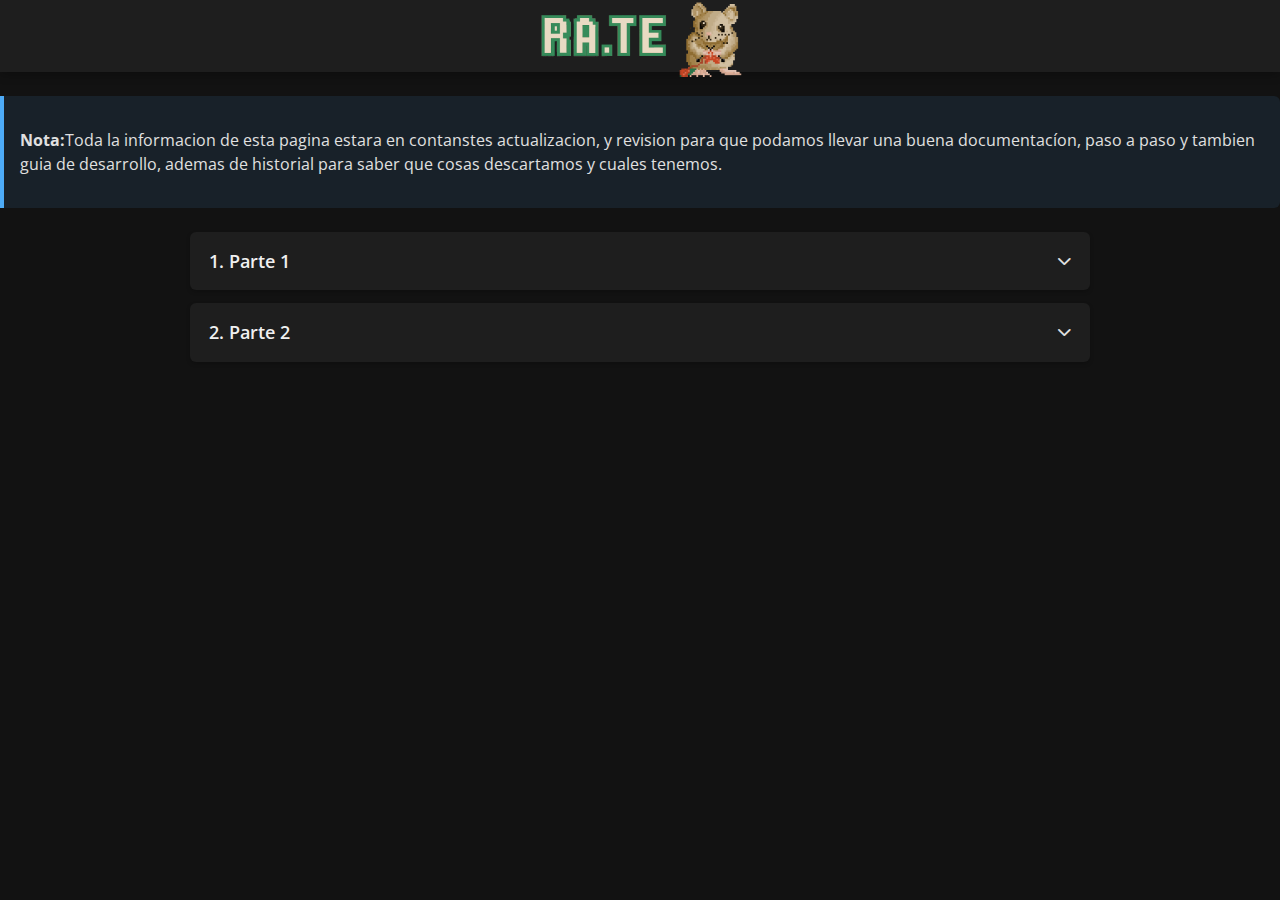
<file: index.html>
<!DOCTYPE html>
<html lang="es">
<head>
    <meta charset="UTF-8">
    <meta name="viewport" content="width=device-width, initial-scale=1.0">
    <title>GDD - Nombre del Videojuego</title>
    <link rel="stylesheet" href="css/gddStyle.css">
    <link href="https://fonts.googleapis.com/css2?family=Open+Sans&family=Playfair+Display:ital,wght@1,600&family=Raleway:wght@500&display=swap" rel="stylesheet">
    <link rel="stylesheet" href="https://cdnjs.cloudflare.com/ajax/libs/font-awesome/6.0.0-beta3/css/all.min.css">
</head>
<body>
    <!-- HEADER COMPLETO CON HAMBURGUESA, LOGO Y BÚSQUEDA -->
    <header>
        
        <a href="index.html" class="logo-link">
            <img src="media/rate logo pagina.png" alt="Logo del Juego" class="logo-img">
        </a>
        
        <div class="header-right-space"></div>
    </header>

    <div class="nota">
                <p><strong>Nota:</strong>Toda la informacion de esta pagina estara en contanstes actualizacion, y revision para que podamos llevar una buena documentacíon, paso a paso y tambien guia de desarrollo, ademas de historial para saber que cosas descartamos y cuales tenemos.</p>
            </div>

    <!-- CONTENIDO PRINCIPAL CON ACORDEONES (TAMAÑO AJUSTADO) -->
    <main class="gdd-container">
        <!-- PARTE 1 - EJEMPLO COMPLETO CON ESCALA REDUCIDA -->
        <section id="parte1" class="gdd-parte">
            <div class="parte-header">
                <h2>1. Parte 1</h2>
                <i class="fas fa-chevron-down"></i>
            </div>
            
            <div class="parte-contenido">
                <!-- SUBSECCIÓN 1 -->
                <div class="subseccion">
                    <div class="subseccion-header">
                        <h3>1.1 Creacion personaje</h3>
                        <i class="fas fa-chevron-down"></i>
                    </div>
                    <div class="subseccion-contenido">
                        <p>Plan de desarrollo paso a paso sobre la etapa 1</p>
                        <a href="html/parte 1.1.html" class="enlace-detalle">Ver mas →</a>
                    </div>
                </div>
                
                <!-- SUBSECCIÓN 2 -->
                <div class="subseccion">
                    <div class="subseccion-header">
                        <h3>1.2 Mecanicas</h3>
                        <i class="fas fa-chevron-down"></i>
                    </div>
                    <div class="subseccion-contenido">
                        <p>Programacíon de mecanicas y scripts</p>
                        <a href="html/parte 1.2.html" class="enlace-detalle">Ver mas →</a>
                    </div>
                </div>
                
                <!-- SUBSECCIÓN 3 -->
                <div class="subseccion">
                    <div class="subseccion-header">
                        <h3>1.3 Diseño conceptual</h3>
                        <i class="fas fa-chevron-down"></i>
                    </div>
                    <div class="subseccion-contenido">
                        <p>Sprites, arte, diseño artistico.</p>
                        <a href="html/parte 1.3.html" class="enlace-detalle">Ver mas →</a>
                    </div>
                </div>
            </div>
        </section>

       <section id="parte2" class="gdd-parte">
            <div class="parte-header">
                <h2>2. Parte 2</h2>
                <i class="fas fa-chevron-down"></i>
            </div>
            
            <div class="parte-contenido">
                <!-- SUBSECCIÓN 1 -->
                <div class="subseccion">
                    <div class="subseccion-header">
                        <h3>2.1 Enemigos</h3>
                        <i class="fas fa-chevron-down"></i>
                    </div>
                    <div class="subseccion-contenido">
                        <p>Descripcion general del desarrollo de enemigos</p>
                        <a href="html/parte 2.1.html" class="enlace-detalle">Ver detalles →</a>
                    </div>
                </div>
                
                <!-- SUBSECCIÓN 2 -->
                <div class="subseccion">
                    <div class="subseccion-header">
                        <h3>2.2 detalles enemigos</h3>
                        <i class="fas fa-chevron-down"></i>
                    </div>
                    <div class="subseccion-contenido">
                        <p>Blog detallado creacion de mecanicas de enemigos</p>
                        <a href="html/parte 2.2.html" class="enlace-detalle">Ver análisis →</a>
                    </div>
                </div>
                
                <!-- SUBSECCIÓN 3 -->
                <div class="subseccion">
                    <div class="subseccion-header">
                        <h3>2.3 Diseño de enemigos</h3>
                        <i class="fas fa-chevron-down"></i>
                    </div>
                    <div class="subseccion-contenido">
                        <p>Todo acerca de el apartado grafico de enemigos</p>
                        <a href="html/parte 2.3.html" class="enlace-detalle">Ver estudio →</a>
                    </div>
                </div>
            </div>
        </section>
        
    </main>

    <!-- SCRIPTS -->
     <script src="js/indexJS.js"></script>

    <script>

        document.addEventListener('DOMContentLoaded', function() {
    // Acordeones para partes principales
    const partes = document.querySelectorAll('.gdd-parte .parte-header');
    
    partes.forEach(parte => {
        parte.addEventListener('click', () => {
            const parteContenido = parte.parentElement;
            parteContenido.classList.toggle('activo');
            
            // Cerrar otros acordeones si se desea
            // document.querySelectorAll('.gdd-parte').forEach(p => {
            //     if (p !== parteContenido) p.classList.remove('activo');
            // });
        });
    });
    
    // Acordeones para subsecciones
    const subsecciones = document.querySelectorAll('.subseccion .subseccion-header');
    
    subsecciones.forEach(sub => {
        sub.addEventListener('click', () => {
            const subContenido = sub.parentElement;
            subContenido.classList.toggle('activo');
        });
    });
    
    // Abrir la parte actual en el hash de la URL
    if (window.location.hash) {
        const parteActual = document.querySelector(window.location.hash);
        if (parteActual) {
            parteActual.classList.add('activo');
            
            // Asegurar que el padre también esté abierto si es una subsección
            if (parteActual.closest('.parte-contenido')) {
                parteActual.closest('.gdd-parte').classList.add('activo');
            }
        }
    }
});


document.addEventListener('DOMContentLoaded', function() {
    // Menú hamburguesa (código existente)
    const hamburger = document.querySelector('.hamburger');
    const menu = document.querySelector('.menu-navegacion');
    const cerrarMenu = document.querySelector('.cerrar-menu');
    const body = document.body;
    
    function toggleMenu() {
        menu.classList.toggle('active');
        body.classList.toggle('body-no-scroll');
        
        const lines = document.querySelectorAll('.hamburger-line');
        if(menu.classList.contains('active')) {
            lines[0].style.transform = 'rotate(45deg)';
            lines[1].style.opacity = '0';
            lines[2].style.transform = 'rotate(-45deg)';
        } else {
            lines[0].style.transform = 'rotate(0)';
            lines[1].style.opacity = '1';
            lines[2].style.transform = 'rotate(0)';
        }
    }
    
    hamburger.addEventListener('click', toggleMenu);
    cerrarMenu.addEventListener('click', toggleMenu);
    
    document.addEventListener('click', function(e) {
        if(menu.classList.contains('active') && 
           !e.target.closest('.menu-navegacion') && 
           !e.target.closest('.hamburger')) {
            toggleMenu();
        }
    });
});

document.addEventListener('DOMContentLoaded', function() {
    const imagenes = [
        "../media/imagenes/carousel1.jpg",
        "../media/imagenes/carousel2.jpg",
        "../media/imagenes/carousel3.jpg"
    ];
    
    const imagenDestacada = document.getElementById('imagen-destacada');
    const puntos = document.querySelectorAll('.punto');
    const flechaIzquierda = document.querySelector('.flecha-izquierda');
    const flechaDerecha = document.querySelector('.flecha-derecha');
    let imagenActual = 0;
    
    function cambiarImagen(n) {
        imagenActual = (n + imagenes.length) % imagenes.length;
        imagenDestacada.src = imagenes[imagenActual];
        
        puntos.forEach((punto, index) => {
            if (index === imagenActual) {
                punto.classList.add('activo');
            } else {
                punto.classList.remove('activo');
            }
        });
    }
    
    // Eventos para los puntos
    puntos.forEach((punto, index) => {
        punto.addEventListener('click', () => cambiarImagen(index));
    });
    
    // Evento para la imagen
    imagenDestacada.addEventListener('click', () => cambiarImagen(imagenActual + 1));
    
    // Eventos para las flechas
    flechaIzquierda.addEventListener('click', (e) => {
        e.stopPropagation(); // Evita que el click llegue a la imagen
        cambiarImagen(imagenActual - 1);
    });
    
    flechaDerecha.addEventListener('click', (e) => {
        e.stopPropagation(); // Evita que el click llegue a la imagen
        cambiarImagen(imagenActual + 1);
    });
    
    // Cambio automático (opcional)
    setInterval(() => cambiarImagen(imagenActual + 1), 5000);
});

document.addEventListener('DOMContentLoaded', function() {
    const observer = new IntersectionObserver((entries) => {
        entries.forEach(entry => {
            if (entry.isIntersecting) {
                entry.target.style.opacity = '0';
                entry.target.style.transform = 'translateY(30px)';
                // Forzamos un reflow antes de aplicar la animación
                void entry.target.offsetWidth;
                entry.target.classList.add('animar-visible');
            } else {
                entry.target.classList.remove('animar-visible');
            }
        });
    }, {threshold: 0.1});

    document.querySelectorAll('.animar-titulo, .animar-item').forEach(el => {
        observer.observe(el);
    });
});
document.addEventListener('DOMContentLoaded', function() {
    const observer = new IntersectionObserver((entries) => {
        entries.forEach(entry => {
            if (entry.isIntersecting) {
                // Resetear animación
                entry.target.style.animation = 'none';
                void entry.target.offsetWidth; // Trigger reflow
                entry.target.style.animation = '';
                
                entry.target.classList.add('animar-visible');
            }
        });
    }, {threshold: 0.05});

    // Observar tanto el título como las tarjetas
    const elementosAnimables = [
        ...document.querySelectorAll('.animar-titulo'),
        ...document.querySelectorAll('.animar-item')
    ];
    
    elementosAnimables.forEach(el => observer.observe(el));
});

</script>

</body>
</html>
</file>
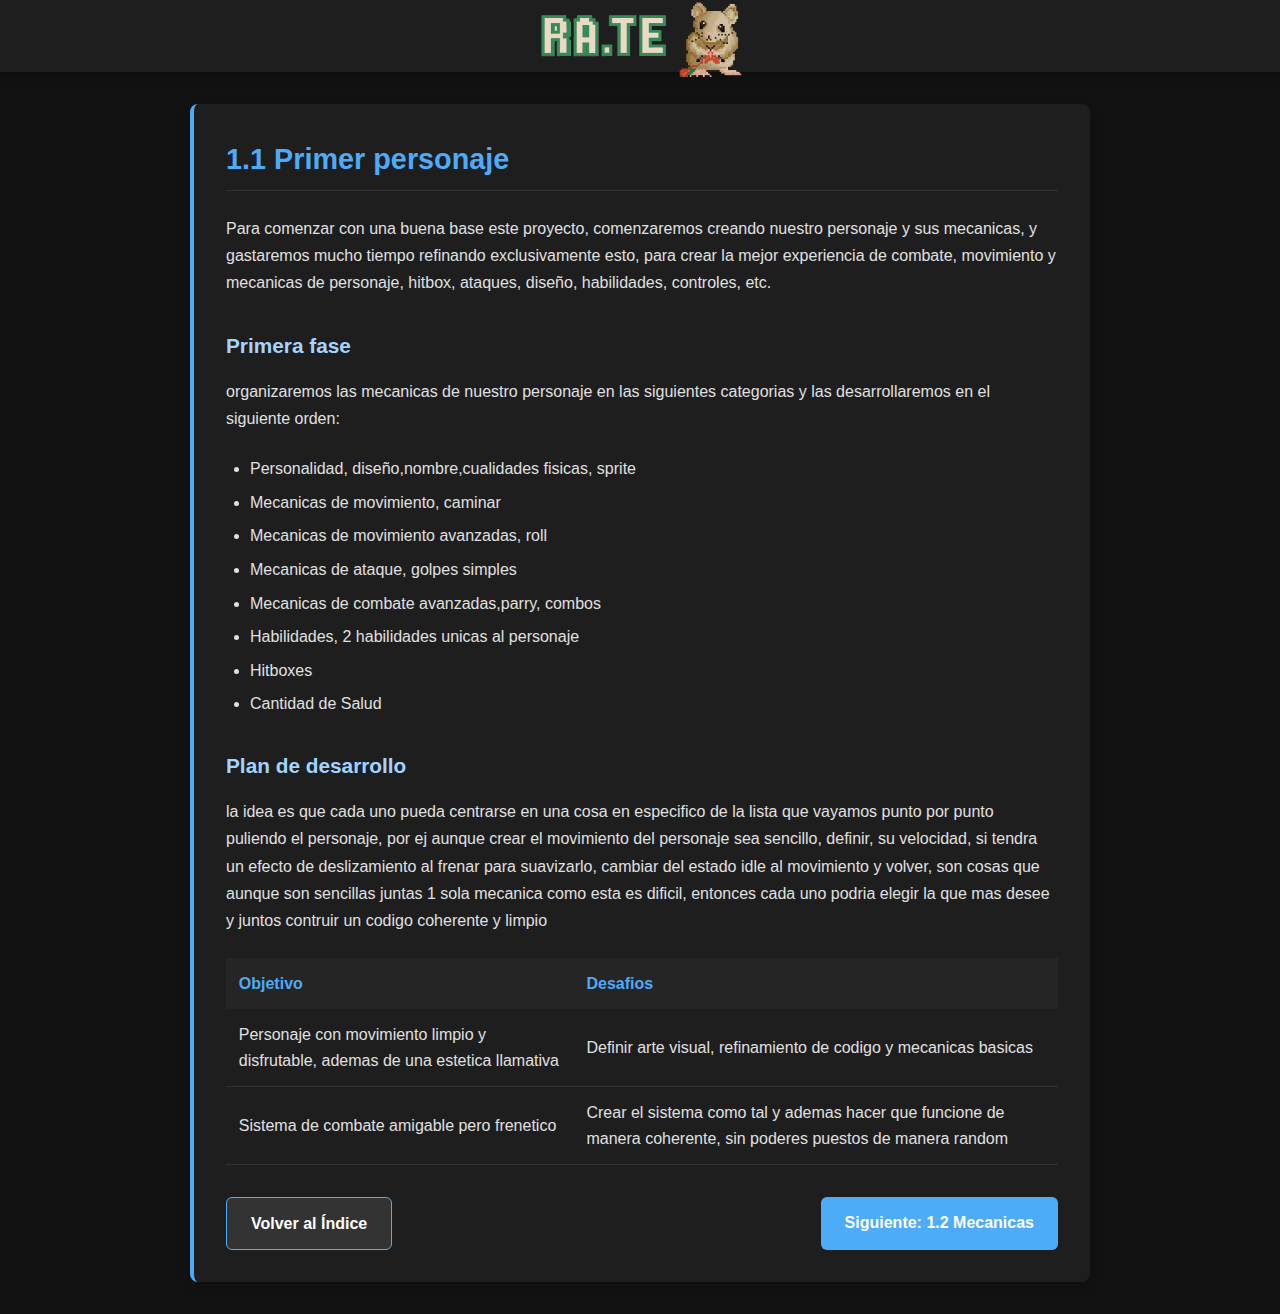
<file: html/parte 1.1.html>
<!DOCTYPE html>
<html lang="es">
<head>
    <meta charset="UTF-8">
    <meta name="viewport" content="width=device-width, initial-scale=1.0">
    <title>1.1 Primer personaje | GDD Nombre del Juego</title>
    <link rel="stylesheet" href="../css/gddStyle.css">
    <link rel="stylesheet" href="../css/partes.css">
</head>
<body>
    <!-- Header igual que en tu index.html -->
    <header>
        
        <a href="../index.html" class="logo-link">
            <img src="../media/rate logo pagina.png" alt="Logo del Juego" class="logo-img">
        </a>
        <div class="header-right-space"></div>
    </header>

    <main class="detalle-contenido">
        <article class="seccion-detalle">
            <h2>1.1 Primer personaje</h2>
            
            <p>Para comenzar con una buena base este proyecto, comenzaremos creando nuestro personaje y sus mecanicas, y gastaremos mucho tiempo refinando exclusivamente esto, para crear la mejor experiencia de combate, movimiento y mecanicas de personaje, hitbox, ataques, diseño, habilidades, controles, etc.</p>
            
            <h3>Primera fase</h3>
            <p>organizaremos las mecanicas de nuestro personaje en las siguientes categorias y las desarrollaremos en el siguiente orden:</p>
            
            <ul>
                <li>Personalidad, diseño,nombre,cualidades fisicas, sprite</li>
                <li>Mecanicas de movimiento, caminar</li>
                <li>Mecanicas de movimiento avanzadas, roll</li>
                <li>Mecanicas de ataque, golpes simples</li>
                <li>Mecanicas de combate avanzadas,parry, combos</li>
                <li>Habilidades, 2 habilidades unicas al personaje</li>
                <li>Hitboxes</li>
                <li>Cantidad de Salud</li>
            </ul>
            
            <h3>Plan de desarrollo</h3>
            <p>la idea es que cada uno pueda centrarse en una cosa en especifico de la lista que vayamos punto por punto puliendo el personaje, por ej aunque crear el movimiento del personaje sea sencillo, definir, su velocidad, si tendra un efecto de deslizamiento al frenar para suavizarlo, cambiar del estado idle al movimiento y volver, son cosas que aunque son sencillas juntas 1 sola mecanica como esta es dificil, entonces cada uno podria elegir la que mas desee y juntos contruir un codigo coherente y limpio</p>
            
            <table class="tabla-datos">
                <tr>
                    <th>Objetivo</th>
                    <th>Desafios</th>
                </tr>
                <tr>
                    <td>Personaje con movimiento limpio y disfrutable, ademas de una estetica llamativa</td>
                    <td>Definir arte visual, refinamiento de codigo y mecanicas basicas</td>
                </tr>
                <tr>
                    <td>Sistema de combate amigable pero frenetico</td>
                    <td>Crear el sistema como tal y ademas hacer que funcione de manera coherente, sin poderes puestos de manera random</td>
                </tr>
            </table>
            
            <div class="navegacion-secciones">
                <a href="../index.html" class="btn-seccion anterior">Volver al Índice</a>
                <a href="parte 1.2.html" class="btn-seccion">Siguiente: 1.2 Mecanicas</a>
            </div>
        </article>
    </main>

    <!-- Scripts igual que en tu index.html -->
    <script src="../js/indexJS.js"></script>
</body>
</html>
</file>
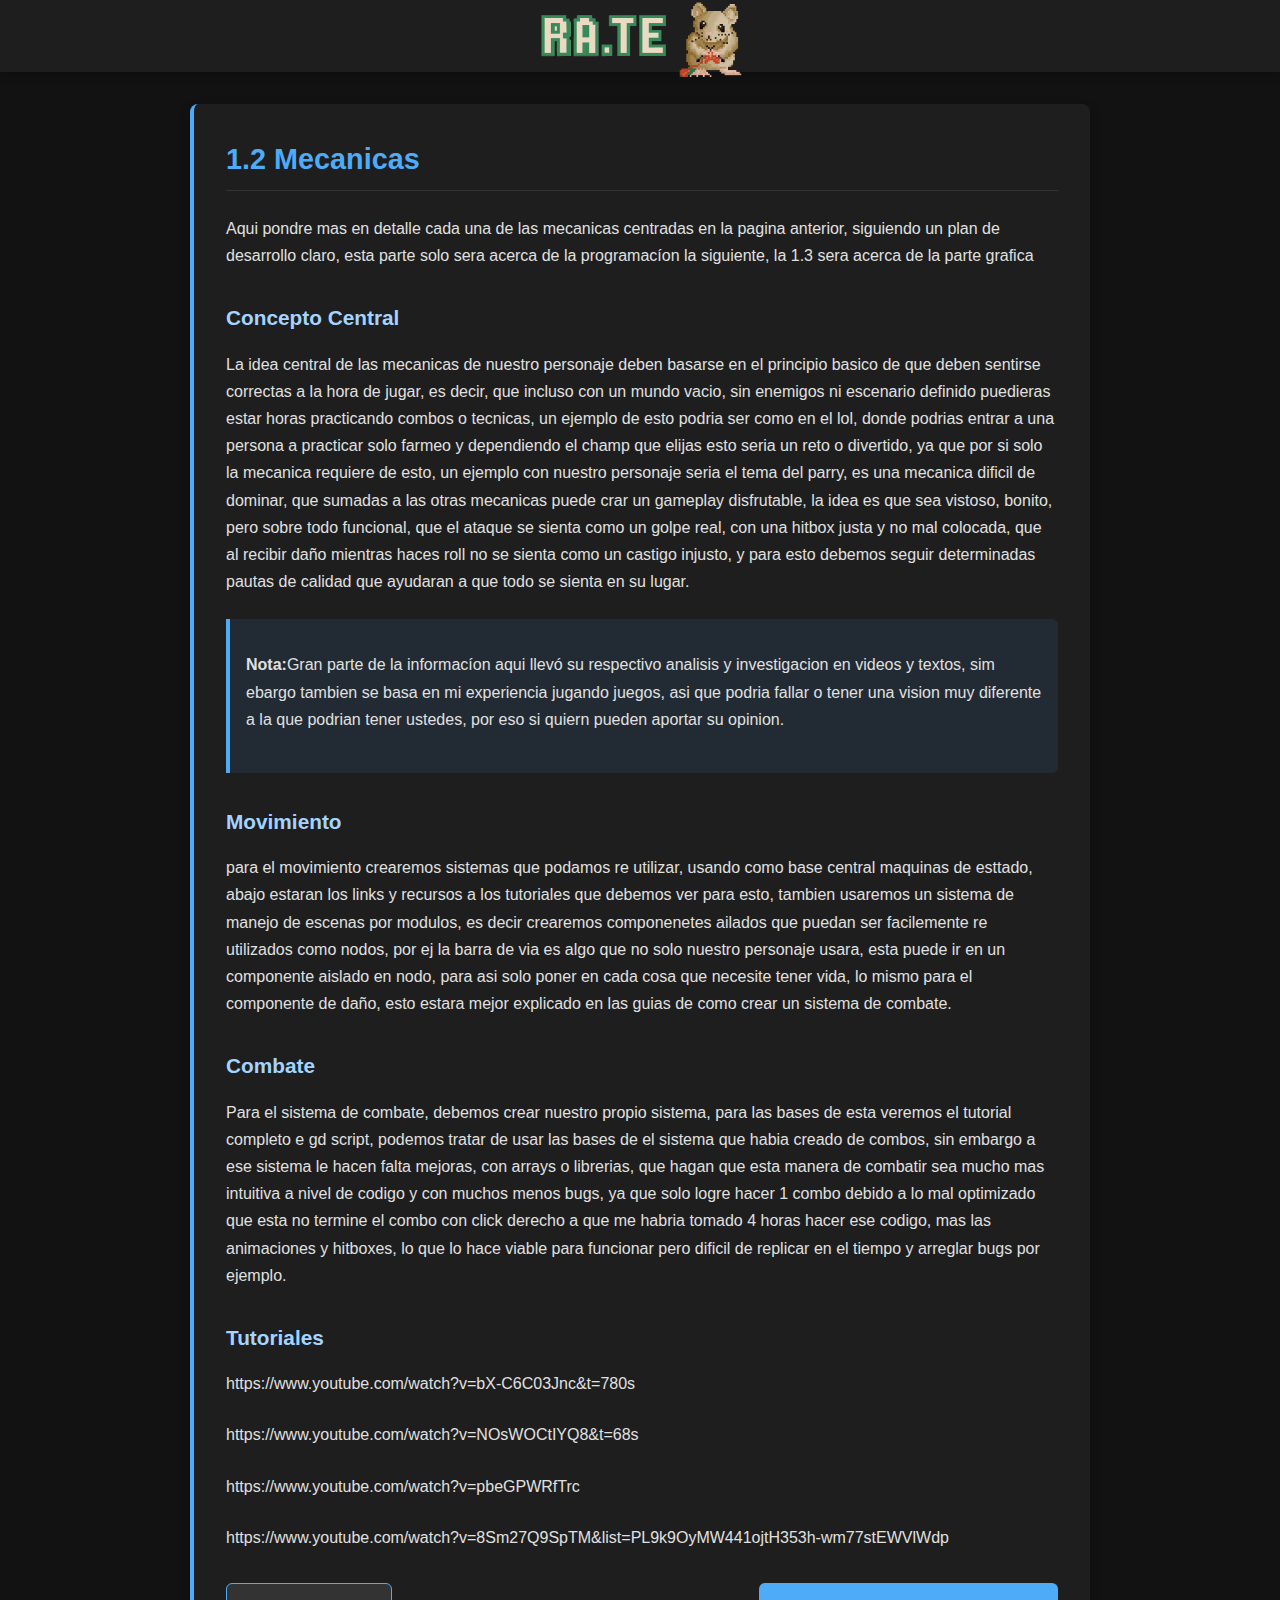
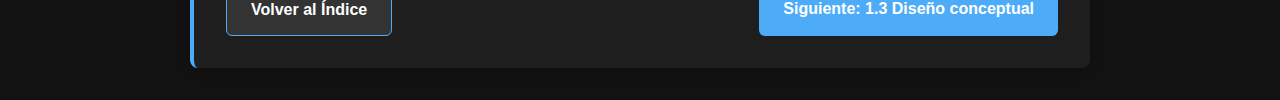
<file: html/parte 1.2.html>
<!DOCTYPE html>
<html lang="es">
<head>
    <meta charset="UTF-8">
    <meta name="viewport" content="width=device-width, initial-scale=1.0">
    <title>1.2 Mecanicas | GDD Nombre del Juego</title>
    <link rel="stylesheet" href="../css/gddStyle.css">
    <link rel="stylesheet" href="../css/partes.css">
</head>
<body>
    <!-- Header igual que en tu index.html -->
    <header>
        
        <a href="../index.html" class="logo-link">
            <img src="../media/rate logo pagina.png" alt="Logo del Juego" class="logo-img">
        </a>
        <div class="header-right-space"></div>
    </header>

    <main class="detalle-contenido">
        <article class="seccion-detalle">
            <h2>1.2 Mecanicas</h2>
            
            <p>Aqui pondre mas en detalle cada una de las mecanicas centradas en la pagina anterior, siguiendo un plan de desarrollo claro, esta parte solo sera acerca de la programacíon la siguiente, la 1.3 sera acerca de la parte grafica</p>
            
            <h3>Concepto Central</h3>
            <p>La idea central de las mecanicas de nuestro personaje deben basarse en el principio basico de que deben sentirse correctas a la hora de jugar, es decir, que incluso con un mundo vacio, sin enemigos ni escenario definido puedieras estar horas practicando combos o tecnicas, un ejemplo de esto podria ser como en el lol, donde podrias entrar a una persona a practicar solo farmeo y dependiendo el champ que elijas esto seria un reto o divertido, ya que por si solo la mecanica requiere de esto, un ejemplo con nuestro personaje seria el tema del parry, es una mecanica dificil de dominar, que sumadas a las otras mecanicas puede crar un gameplay disfrutable, la idea es que sea vistoso, bonito, pero sobre todo funcional, que el ataque se sienta como un golpe real, con una hitbox justa y no mal colocada, que al recibir daño mientras haces roll no se sienta como un castigo injusto, y para esto debemos seguir determinadas pautas de calidad que ayudaran a que todo se sienta en su lugar.</p>
        
            <div class="nota">
                <p><strong>Nota:</strong>Gran parte de la informacíon aqui llevó su respectivo analisis y investigacion en videos y textos, sim ebargo tambien se basa en mi experiencia jugando juegos, asi que podria fallar o tener una vision muy diferente a la que podrian tener ustedes, por eso si quiern pueden aportar su opinion.</p>
            </div>

            <h3>Movimiento</h3>
            <p>para el movimiento crearemos sistemas que podamos re utilizar, usando como base central maquinas de esttado, abajo estaran los links y recursos a los tutoriales que debemos ver para esto, tambien usaremos un sistema de manejo de escenas por modulos, es decir crearemos componenetes ailados que puedan ser facilemente re  utilizados como nodos, por ej la barra de via es algo que no solo nuestro personaje usara, esta puede ir en un componente aislado en nodo, para asi solo poner en cada cosa que necesite tener vida, lo mismo para el componente de daño, esto estara mejor explicado en las guias de como crear  un sistema de combate.</p>

            <h3>Combate</h3>
            <p>Para el sistema de combate, debemos crear nuestro propio sistema, para las bases de esta veremos el tutorial completo e gd script, podemos tratar de usar las bases de el sistema que habia creado de combos, sin embargo a ese sistema  le hacen falta mejoras, con arrays o librerias, que hagan que esta manera de combatir sea mucho mas intuitiva a nivel de codigo y con muchos menos bugs, ya que solo logre hacer 1 combo debido a lo mal  optimizado que esta no termine el combo con click derecho a que me habria tomado 4 horas hacer ese codigo, mas las animaciones y hitboxes, lo que lo hace viable para funcionar pero dificil de replicar en el tiempo y arreglar bugs por ejemplo.</p>
            
            <h3>Tutoriales</h3>
            <p>https://www.youtube.com/watch?v=bX-C6C03Jnc&t=780s</p>
            <p>https://www.youtube.com/watch?v=NOsWOCtIYQ8&t=68s</p>
            <p>https://www.youtube.com/watch?v=pbeGPWRfTrc</p>
            <p>https://www.youtube.com/watch?v=8Sm27Q9SpTM&list=PL9k9OyMW441ojtH353h-wm77stEWVlWdp</p>

            <div class="navegacion-secciones">
                <a href="../index.html" class="btn-seccion anterior">Volver al Índice</a>
                <a href="parte 1.3.html" class="btn-seccion">Siguiente: 1.3 Diseño conceptual</a>
            </div>
        </article>
    </main>

    <!-- Scripts igual que en tu index.html -->
    <script src="../js/indexJS.js"></script>
</body>
</html>
</file>
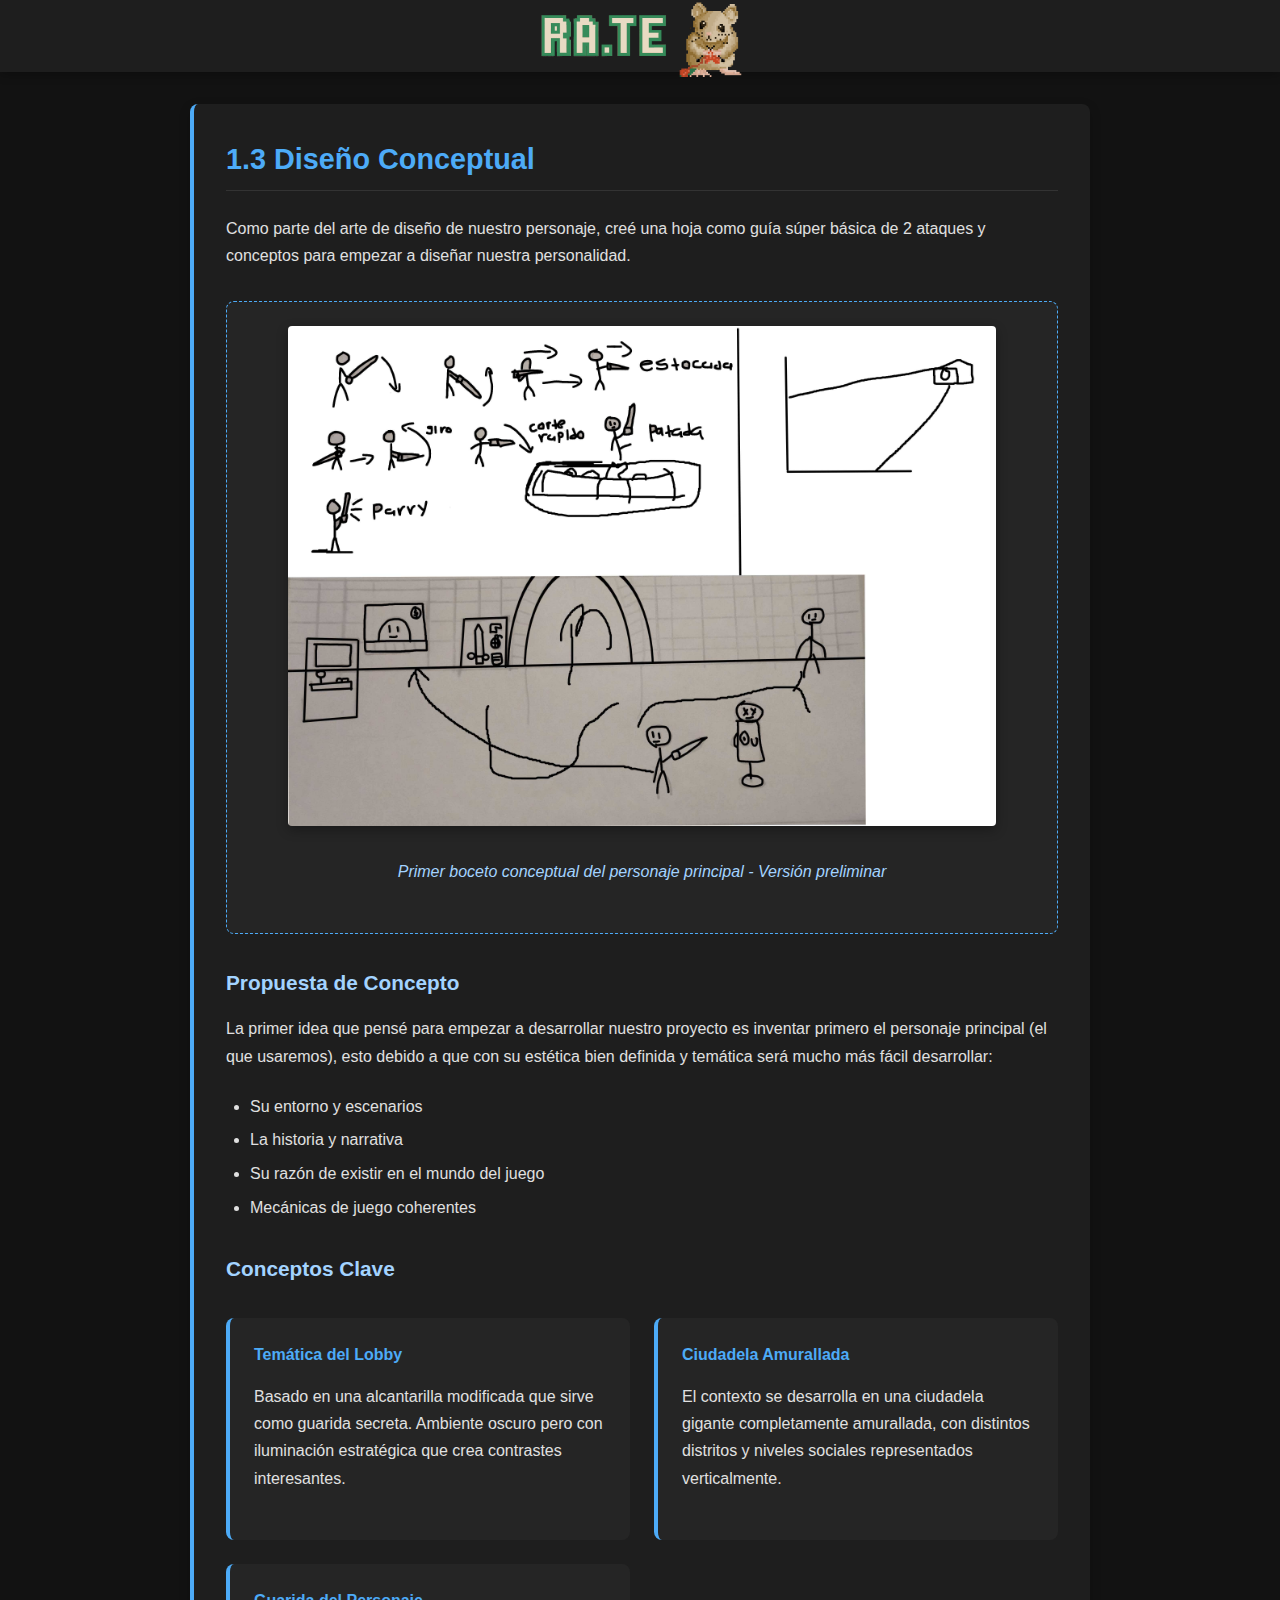
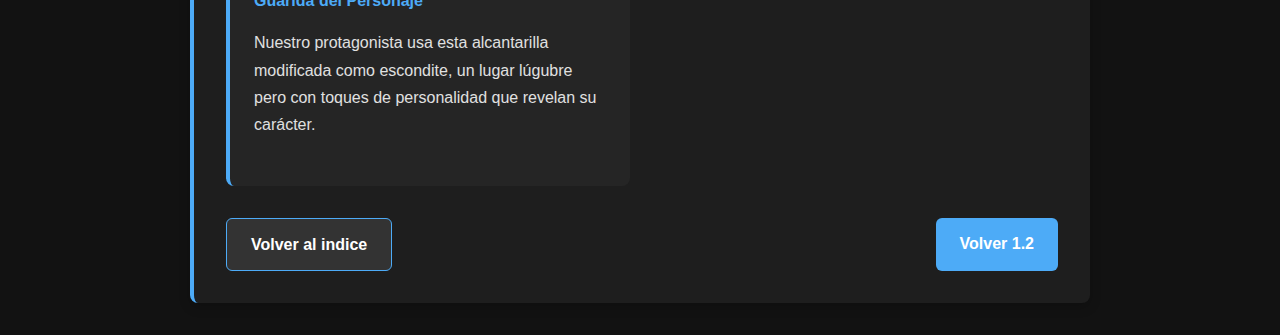
<file: html/parte 1.3.html>
<!DOCTYPE html>
<html lang="es">
<head>
    <meta charset="UTF-8">
    <meta name="viewport" content="width=device-width, initial-scale=1.0">
    <title>1.3 Diseño Conceptual | GDD Nombre del Juego</title>
    <link rel="stylesheet" href="../css/gddStyle.css">
    <link rel="stylesheet" href="../css/partes.css">
    <style>
        /* Estilos adicionales para el boceto */
        .contenedor-boceto {
            margin: 2rem 0;
            text-align: center;
            background-color: #252525;
            padding: 1.5rem;
            border-radius: 8px;
            border: 1px dashed #4dabf7;
        }
        
        .boceto-imagen {
            max-width: 100%;
            height: auto;
            max-height: 500px;
            border-radius: 4px;
            box-shadow: 0 4px 12px rgba(0,0,0,0.3);
            margin-bottom: 1rem;
        }
        
        .leyenda-boceto {
            font-style: italic;
            color: #a3d3ff;
            font-size: 0.9rem;
            margin-top: 0.5rem;
        }
    </style>

</head>
<body>
    <!-- Header igual que en tu index.html -->
    <header>
            </nav>
        </div>
        <a href="../index.html" class="logo-link">
            <img src="../media/rate logo pagina.png" alt="Logo del Juego" class="logo-img">
        </a>
        <div class="header-right-space"></div>
    </header>

    <main class="detalle-contenido">
        <article class="seccion-detalle">
            <h2>1.3 Diseño Conceptual</h2>
            
            <p>Como parte del arte de diseño de nuestro personaje, creé una hoja como guía súper básica de 2 ataques y conceptos para empezar a diseñar nuestra personalidad.</p>
            
            <!-- Contenedor del boceto -->
            <div class="contenedor-boceto">
                <img src="../media/boceto 1.jpg" alt="Boceto inicial del personaje principal" class="boceto-imagen">
                <p class="leyenda-boceto">Primer boceto conceptual del personaje principal - Versión preliminar</p>
            </div>
            
            <h3>Propuesta de Concepto</h3>
            <p>La primer idea que pensé para empezar a desarrollar nuestro proyecto es inventar primero el personaje principal (el que usaremos), esto debido a que con su estética bien definida y temática será mucho más fácil desarrollar:</p>
            
            <ul>
                <li>Su entorno y escenarios</li>
                <li>La historia y narrativa</li>
                <li>Su razón de existir en el mundo del juego</li>
                <li>Mecánicas de juego coherentes</li>
            </ul>
            
            <h3>Conceptos Clave</h3>
            
            <div class="conceptos-grid">
                <div class="concepto-item">
                    <h4>Temática del Lobby</h4>
                    <p>Basado en una alcantarilla modificada que sirve como guarida secreta. Ambiente oscuro pero con iluminación estratégica que crea contrastes interesantes.</p>
                </div>
                
                <div class="concepto-item">
                    <h4>Ciudadela Amurallada</h4>
                    <p>El contexto se desarrolla en una ciudadela gigante completamente amurallada, con distintos distritos y niveles sociales representados verticalmente.</p>
                </div>
                
                <div class="concepto-item">
                    <h4>Guarida del Personaje</h4>
                    <p>Nuestro protagonista usa esta alcantarilla modificada como escondite, un lugar lúgubre pero con toques de personalidad que revelan su carácter.</p>
                </div>
            </div>

            <div class="navegacion-secciones">
                <a href="../index.html" class="btn-seccion anterior">Volver al indice</a>
                <a href="parte 1.2.html" class="btn-seccion">Volver 1.2</a>
            </div>
        </article>
    </main>

    <!-- Scripts igual que en tu index.html -->
    <script src="../js/indexJS.js"></script>
</body>
</html>
</file>
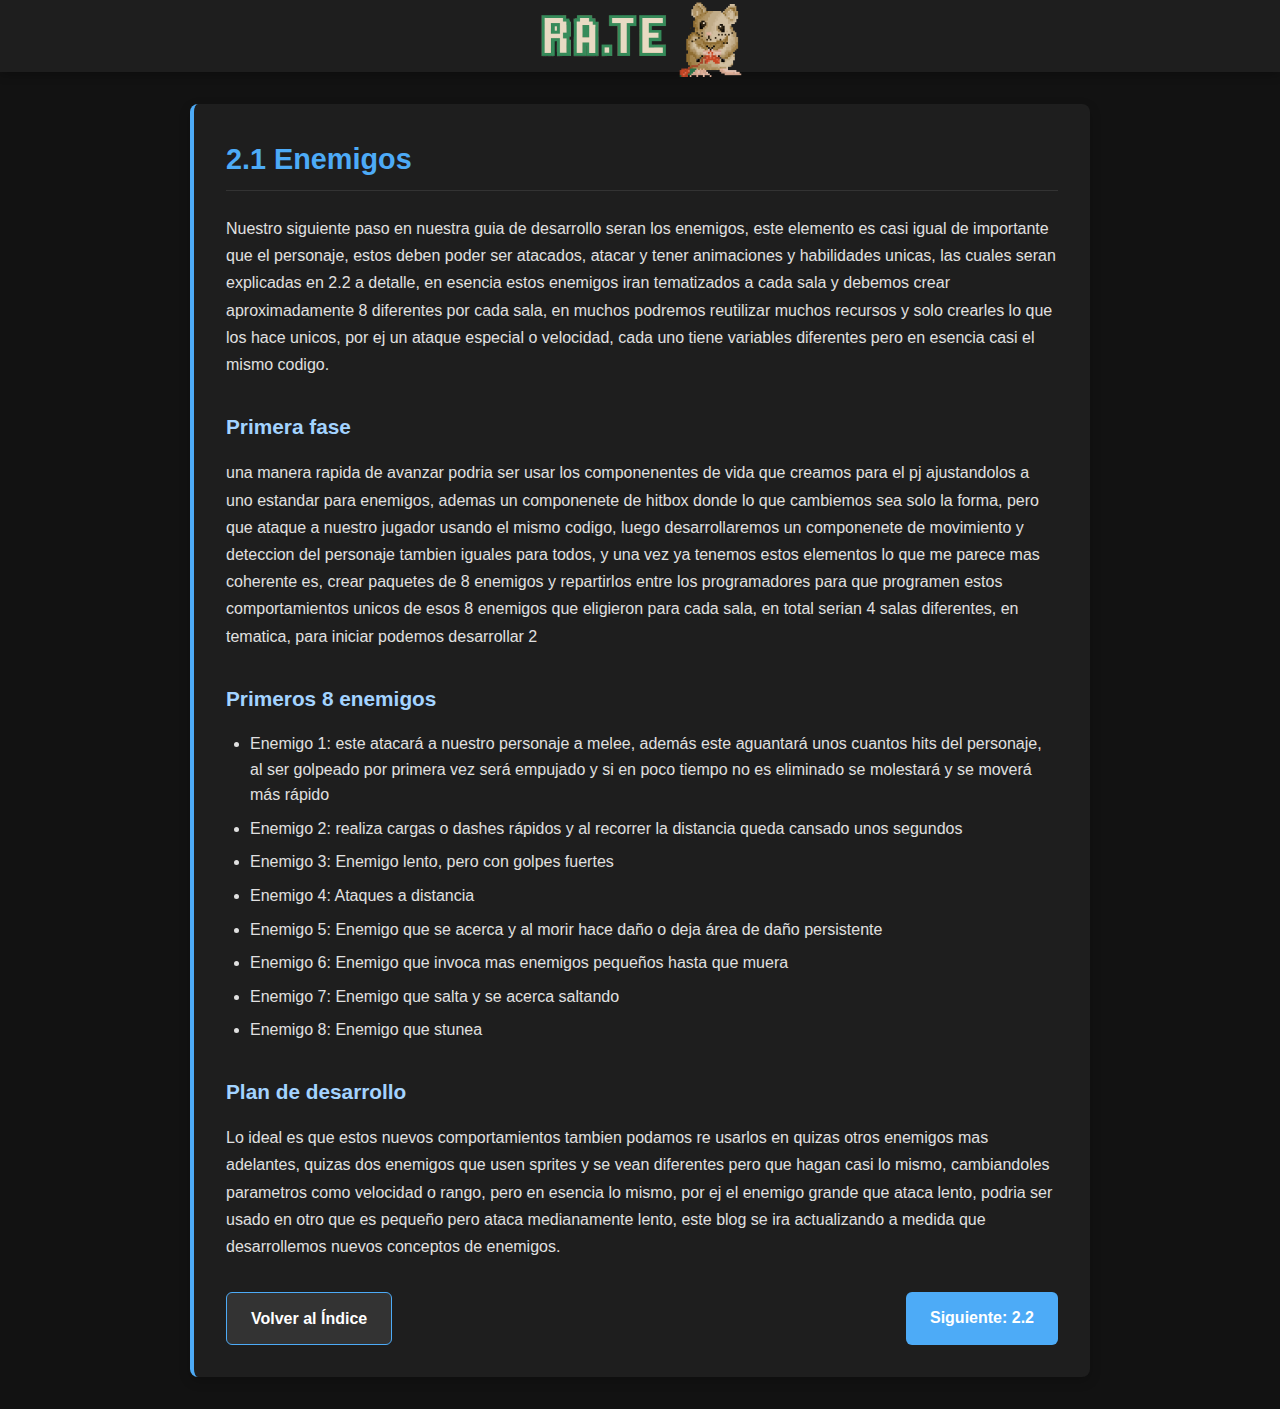
<file: html/parte 2.1.html>
<!DOCTYPE html>
<html lang="es">
<head>
    <meta charset="UTF-8">
    <meta name="viewport" content="width=device-width, initial-scale=1.0">
    <title>1.1 Primer personaje | GDD Nombre del Juego</title>
    <link rel="stylesheet" href="../css/gddStyle.css">
    <link rel="stylesheet" href="../css/partes.css">
</head>
<body>
    <!-- Header igual que en tu index.html -->
    <header>
        
        <a href="../index.html" class="logo-link">
            <img src="../media/rate logo pagina.png" alt="Logo del Juego" class="logo-img">
        </a>
        <div class="header-right-space"></div>
    </header>

    <main class="detalle-contenido">
        <article class="seccion-detalle">
            <h2>2.1 Enemigos</h2>
            
            <p>Nuestro siguiente paso en nuestra guia de desarrollo seran los enemigos, este elemento es casi igual de importante que el personaje, estos deben poder ser atacados, atacar y tener animaciones y habilidades unicas, las cuales seran explicadas en 2.2 a detalle, en esencia estos enemigos iran tematizados a cada sala y debemos crear aproximadamente 8 diferentes por cada sala, en muchos podremos reutilizar muchos recursos y solo crearles lo que los hace unicos, por ej un ataque especial o velocidad, cada uno tiene variables diferentes pero en esencia casi el mismo codigo.</p>
            
            <h3>Primera fase</h3>
            <p>una manera rapida de avanzar podria ser usar los componenentes de vida que creamos para el pj ajustandolos a uno estandar para enemigos, ademas un componenete de hitbox donde lo que cambiemos sea solo la forma, pero que ataque a nuestro jugador usando el mismo codigo, luego desarrollaremos un componenete de movimiento y deteccion del personaje tambien iguales para todos, y una vez ya tenemos estos elementos lo que me parece mas coherente es, crear paquetes de 8 enemigos y repartirlos entre los programadores para que programen estos comportamientos unicos de esos 8 enemigos que eligieron para cada sala, en total serian 4 salas diferentes, en tematica, para iniciar podemos desarrollar 2</p>
            
            <h3>Primeros 8 enemigos</h3>
            <ul>
                <li>Enemigo 1: este atacará a nuestro personaje a melee, además este aguantará unos cuantos hits del personaje, al ser golpeado por primera vez será empujado y si en poco tiempo no es eliminado se molestará y se moverá más rápido</li>
                <li>Enemigo 2: realiza cargas o dashes rápidos y al recorrer la distancia queda cansado unos segundos</li>
                <li>Enemigo 3: Enemigo lento, pero con golpes fuertes</li>
                <li>Enemigo 4: Ataques a distancia</li>
                <li>Enemigo 5: Enemigo que se acerca y al morir hace daño o deja área de daño persistente</li>
                <li>Enemigo 6: Enemigo que invoca mas enemigos pequeños hasta que muera</li>
                <li>Enemigo 7: Enemigo que salta y se acerca saltando</li>
                <li>Enemigo 8: Enemigo que stunea</li>

            </ul>
            
            <h3>Plan de desarrollo</h3>
            <p>Lo ideal es que estos nuevos comportamientos tambien podamos re usarlos en quizas otros enemigos mas adelantes, quizas dos enemigos que usen sprites y se vean diferentes pero que hagan casi lo mismo, cambiandoles parametros como velocidad o rango, pero en esencia lo mismo, por ej el enemigo grande que ataca lento, podria ser usado en otro que es pequeño pero ataca medianamente lento, este blog se ira actualizando a medida que desarrollemos nuevos conceptos de enemigos.</p>
            
            
            <div class="navegacion-secciones">
                <a href="../index.html" class="btn-seccion anterior">Volver al Índice</a>
                <a href="parte 2.2.html" class="btn-seccion">Siguiente: 2.2</a>
            </div>
        </article>
    </main>

    <!-- Scripts igual que en tu index.html -->
    <script src="../js/indexJS.js"></script>
</body>
</html>
</file>
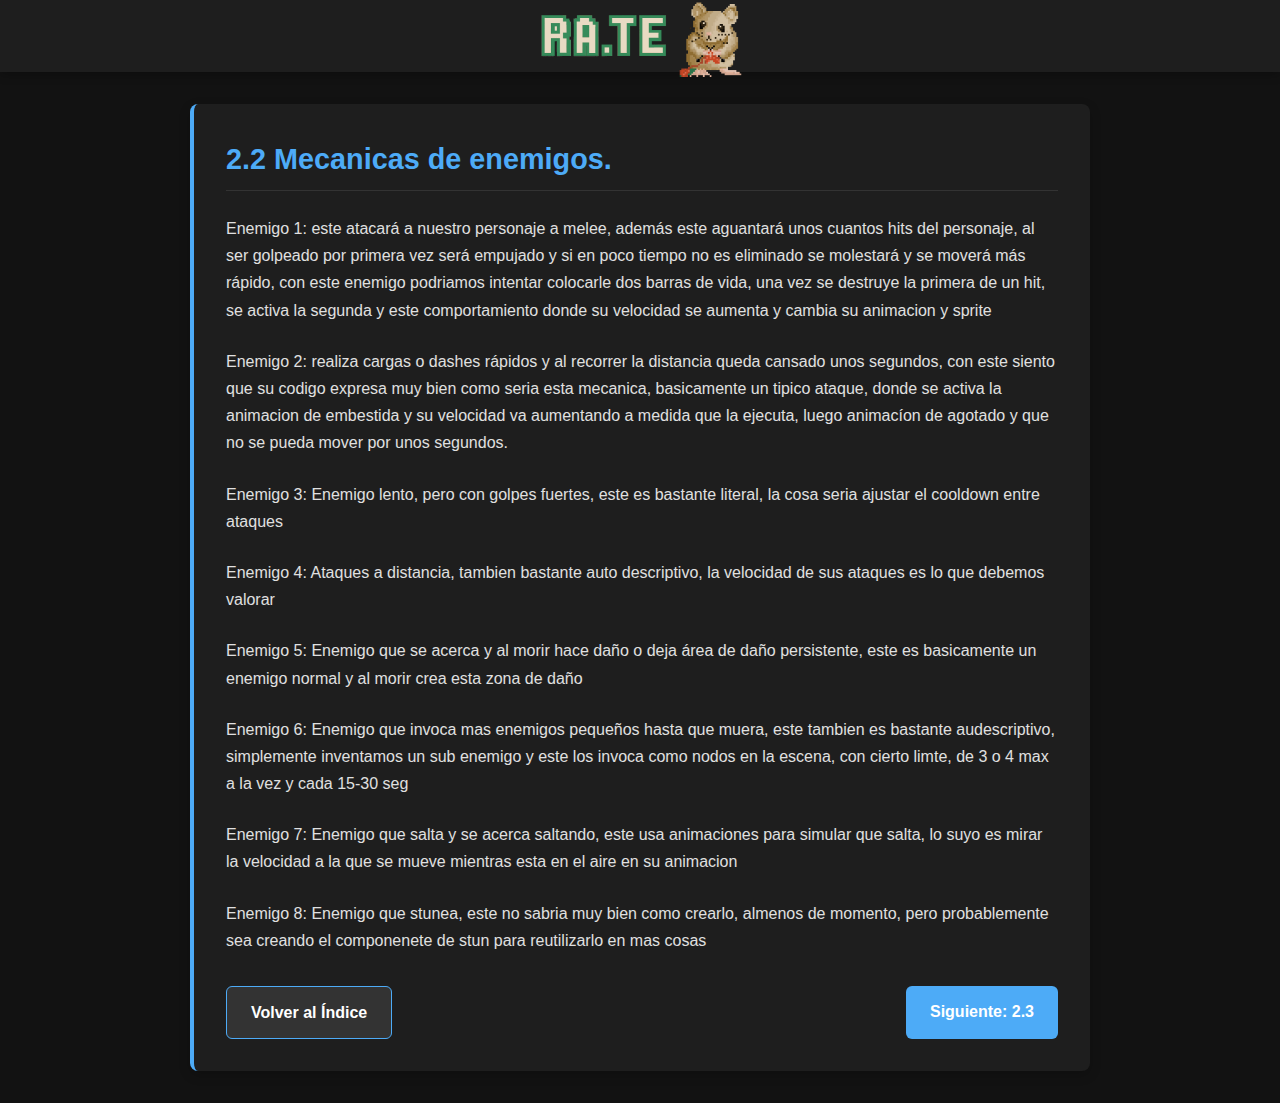
<file: html/parte 2.2.html>
<!DOCTYPE html>
<html lang="es">
<head>
    <meta charset="UTF-8">
    <meta name="viewport" content="width=device-width, initial-scale=1.0">
    <title>1.1 Primer personaje | GDD Nombre del Juego</title>
    <link rel="stylesheet" href="../css/gddStyle.css">
    <link rel="stylesheet" href="../css/partes.css">
</head>
<body>
    <!-- Header igual que en tu index.html -->
    <header>
        
        <a href="../index.html" class="logo-link">
            <img src="../media/rate logo pagina.png" alt="Logo del Juego" class="logo-img">
        </a>
        <div class="header-right-space"></div>
    </header>

    <main class="detalle-contenido">
        <article class="seccion-detalle">
            <h2>2.2 Mecanicas de enemigos.</h2>
            
            <p>Enemigo 1: este atacará a nuestro personaje a melee, además este aguantará unos cuantos hits del personaje, al ser golpeado por primera vez será empujado y si en poco tiempo no es eliminado se molestará y se moverá más rápido, con este enemigo podriamos intentar colocarle dos barras de vida, una vez se destruye la primera de un hit, se activa la segunda y este comportamiento donde su velocidad se aumenta y cambia su animacion y sprite</p>
            <p>Enemigo 2: realiza cargas o dashes rápidos y al recorrer la distancia queda cansado unos segundos, con este siento que su codigo expresa muy bien como seria esta mecanica, basicamente un tipico ataque, donde se activa la animacion de embestida y su velocidad va aumentando a medida que la ejecuta, luego animacíon de agotado y que no se pueda mover por unos segundos.</p>
            <p>Enemigo 3: Enemigo lento, pero con golpes fuertes, este es bastante literal, la cosa seria ajustar el cooldown entre ataques</p>
            <p>Enemigo 4: Ataques a distancia, tambien bastante auto descriptivo, la velocidad de sus ataques es lo que debemos valorar</p>
            <p>Enemigo 5: Enemigo que se acerca y al morir hace daño o deja área de daño persistente, este es basicamente un enemigo normal y al morir crea esta zona de daño</p>
            <p>Enemigo 6: Enemigo que invoca mas enemigos pequeños hasta que muera, este tambien es bastante audescriptivo, simplemente inventamos un sub enemigo y este los invoca como nodos en la escena, con cierto limte, de 3 o 4 max a la vez y cada 15-30 seg</p>
            <p>Enemigo 7: Enemigo que salta y se acerca saltando, este usa animaciones para simular que salta, lo suyo es mirar la velocidad a la que se mueve mientras esta en el aire en su animacion</p>
            <p>Enemigo 8: Enemigo que stunea, este no sabria muy bien como crearlo, almenos de momento, pero probablemente sea creando el componenete de stun para reutilizarlo en mas cosas</p>
            
            
            <div class="navegacion-secciones">
                <a href="../index.html" class="btn-seccion anterior">Volver al Índice</a>
                <a href="parte 2.3.html" class="btn-seccion">Siguiente: 2.3</a>
            </div>
        </article>
    </main>

    <!-- Scripts igual que en tu index.html -->
    <script src="../js/indexJS.js"></script>
</body>
</html>
</file>
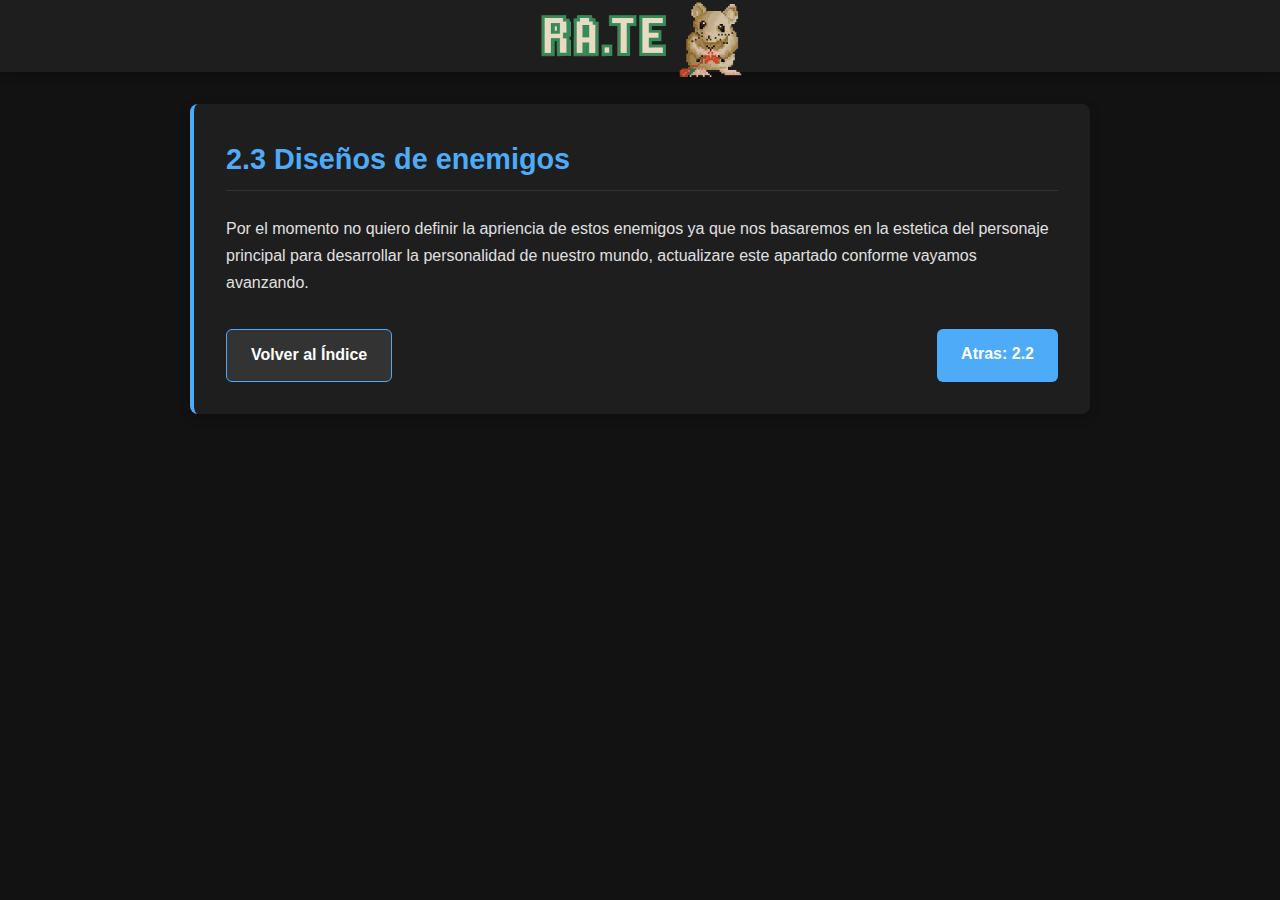
<file: html/parte 2.3.html>
<!DOCTYPE html>
<html lang="es">
<head>
    <meta charset="UTF-8">
    <meta name="viewport" content="width=device-width, initial-scale=1.0">
    <title>1.1 Primer personaje | GDD Nombre del Juego</title>
    <link rel="stylesheet" href="../css/gddStyle.css">
    <link rel="stylesheet" href="../css/partes.css">
</head>
<body>
    <!-- Header igual que en tu index.html -->
    <header>
        
        <a href="../index.html" class="logo-link">
            <img src="../media/rate logo pagina.png" alt="Logo del Juego" class="logo-img">
        </a>
        <div class="header-right-space"></div>
    </header>

    <main class="detalle-contenido">
        <article class="seccion-detalle">
            <h2>2.3 Diseños de enemigos</h2>
            
            <p>Por el momento no quiero definir la apriencia de estos enemigos ya que nos basaremos en la estetica del personaje principal para desarrollar la personalidad de nuestro mundo, actualizare este apartado conforme vayamos avanzando.</p>
            
            <div class="navegacion-secciones">
                <a href="../index.html" class="btn-seccion anterior">Volver al Índice</a>
                <a href="parte 2.2.html" class="btn-seccion">Atras: 2.2</a>
            </div>
        </article>
    </main>

    <!-- Scripts igual que en tu index.html -->
    <script src="../js/indexJS.js"></script>
</body>
</html>
</file>
<file: css/gddStyle.css>
/* Estilos base */
html {
    font-size: 1em; /* Reducido de 1.5em */
    scroll-behavior: smooth;
}

body {
    margin: 0;
    background-color: #121212;
    color: #e0e0e0;
    font-family: 'Open Sans', sans-serif;
    line-height: 1.5;
}

/* HEADER COMPACTO */
header {
    position: sticky;
    top: 0;
    z-index: 100;
    background-color: #1e1e1e;
    box-shadow: 0 2px 10px rgba(0, 0, 0, 0.3);
    display: flex;
    height: 8vh; /* Reducido de 12vh */
    min-height: 70px; /* Reducido de 120px */
    align-items: center;
    justify-content: space-between;
    padding: 0 15px;
}

.menu-desplegable {
    flex: 1;
    display: flex;
    justify-content: flex-start;
}

.header-right-space {
    flex: 1;
    visibility: hidden;
}

.logo-link {
    position: absolute;
    left: 50%;
    transform: translateX(-50%);
    height: 90%;
    display: flex;
    align-items: center;
}

.logo-img {
    height: 140%; /* Reducido de 160% */
    max-width: 400px; /* Reducido de 500px */
    max-height: 180px; /* Reducido de 220px */
    object-fit: contain;
}

/* HAMBURGUESA COMPACTA */
.hamburger {
    display: flex;
    flex-direction: column;
    justify-content: space-around;
    width: 1.8rem; /* Reducido de 2rem */
    height: 1.8rem; /* Reducido de 2rem */
    background: transparent;
    border: none;
    cursor: pointer;
    padding: 0;
    z-index: 1002;
    margin-left: 0.8rem; /* Reducido de 1rem */
    transition: transform 0.3s ease;
}

.hamburger-line {
    width: 1.8rem; /* Reducido de 2rem */
    height: 0.2rem; /* Reducido de 0.25rem */
    background: #4dabf7;
    border-radius: 10px;
    transition: all 0.3s ease;
    transform-origin: 1px;
}

.hamburger.active .hamburger-line:nth-child(1) {
    transform: rotate(45deg);
}

.hamburger.active .hamburger-line:nth-child(2) {
    opacity: 0;
}

.hamburger.active .hamburger-line:nth-child(3) {
    transform: rotate(-45deg);
}

/* MENÚ LATERAL SCROLLABLE */
.menu-navegacion {
    position: fixed;
    top: 0;
    left: -100%;
    width: 70%;
    max-width: 280px; /* Reducido de 300px */
    height: 100vh;
    background-color: #252525;
    transition: left 0.3s ease-in-out;
    z-index: 1001;
    padding-top: 4rem; /* Reducido de 5rem */
    box-shadow: 2px 0 10px rgba(0, 0, 0, 0.5);
    display: flex;
    flex-direction: column;
}

.menu-navegacion.active {
    left: 0;
}

.menu-contenido {
    overflow-y: auto;
    flex-grow: 1;
    padding-bottom: 2rem;
}

.menu-navegacion ul {
    list-style: none;
    padding: 0;
    margin: 0;
}

.menu-navegacion li {
    padding: 0.5rem 1.2rem; /* Reducido de 0.6rem 1.5rem */
    border-bottom: 1px solid #333;
}

.menu-navegacion a {
    color: #e0e0e0;
    font-size: 0.9rem; /* Reducido de 1rem */
    display: block;
    transition: color 0.3s ease;
    padding: 0.3rem 0;
}

.menu-navegacion a:hover,
.menu-navegacion a:focus {
    color: #4dabf7;
    outline: none;
}

/* BARRA DE BÚSQUEDA COMPACTA */
.contenedor-busqueda {
    position: relative;
    max-width: 350px; /* Reducido de 400px */
    margin: 20px auto; /* Reducido de 30px */
}

#buscador {
    width: 100%;
    padding: 8px 14px 8px 36px; /* Reducido de 10px 16px 10px 40px */
    font-size: 0.9rem; /* Reducido de 1rem */
    border: 1px solid #444;
    border-radius: 8px;
    background-color: #252525;
    color: #e0e0e0;
    box-shadow: 0 2px 6px rgba(0, 0, 0, 0.1);
    outline: none;
    transition: border-color 0.3s ease, box-shadow 0.3s ease;
}

#buscador:focus {
    border-color: #4dabf7;
    box-shadow: 0 0 0 2px rgba(77, 171, 247, 0.15);
}

.contenedor-busqueda::before {
    content: '🔍';
    position: absolute;
    left: 10px; /* Reducido de 12px */
    top: 50%;
    transform: translateY(-50%);
    font-size: 0.9rem; /* Reducido de 1rem */
    color: #999;
    pointer-events: none;
}

#sugerencias {
    position: absolute;
    width: 100%;
    background: #252525;
    border: 1px solid #444;
    border-top: none;
    z-index: 250;
    display: none;
    max-height: 200px;
    overflow-y: auto;
    border-radius: 0 0 8px 8px;
    box-shadow: 0 2px 8px rgba(0, 0, 0, 0.2);
}

#sugerencias.mostrar {
    display: block;
}

.sugerencia {
    padding: 8px 14px; /* Reducido de 10px 16px */
    cursor: pointer;
    font-size: 0.9rem; /* Reducido de 1rem */
    color: #e0e0e0;
    transition: background-color 0.2s ease;
}

.sugerencia:hover {
    background-color: #333;
}

/* BARRA SUPERIOR COMPACTA */
.nav-bar-superior {
    background: rgba(77, 171, 247, 0.1);
    border-top: 1px solid #333;
    border-bottom: 1px solid #333;
    display: flex;
    justify-content: center;
    align-items: center;
    padding: 0.5rem 0; /* Reducido de 0.6rem */
    position: relative;
    top: 0;
    z-index: 10;
}

.nav-bar-superior ul {
    list-style: none;
    display: flex;
    gap: 1rem; /* Reducido de 1.5rem */
    padding: 0;
    margin: 0;
    font-weight: 500;
    font-size: 0.85rem; /* Reducido de 0.95rem */
}

.nav-bar-superior a {
    color: #e0e0e0;
    padding: 0.3rem 0.8rem; /* Reducido de 0.35rem 1rem */
    border-radius: 20px;
    transition: background 0.25s ease, color 0.25s ease;
    text-decoration: none;
    display: inline-block;
}

.nav-bar-superior a:hover {
    background: rgba(77, 171, 247, 0.2);
    color: #ffffff;
}

/* ACORDEONES COMPACTOS */
.gdd-container {
    max-width: 900px;
    margin: 1.5rem auto; /* Reducido de 2rem */
    padding: 0 0.8rem; /* Reducido de 1rem */
}

.gdd-parte {
    background-color: #1e1e1e;
    border-radius: 6px; /* Reducido de 8px */
    margin-bottom: 0.8rem; /* Reducido de 1rem */
    overflow: hidden;
    box-shadow: 0 2px 4px rgba(0,0,0,0.2); /* Reducido de 0 2px 5px */
}

.parte-header {
    padding: 1rem 1.2rem; /* Reducido de 1.5rem */
    display: flex;
    justify-content: space-between;
    align-items: center;
    cursor: pointer;
    transition: background-color 0.3s;
}

.parte-header:hover {
    background-color: rgba(77, 171, 247, 0.1); /* Más sutil */
}

.parte-header h2 {
    margin: 0;
    font-size: 1.1rem; /* Reducido de 1.4rem */
    color: #f0f0f0;
    font-weight: 600;
}

.parte-header i {
    transition: transform 0.3s;
    font-size: 0.9rem; /* Reducido */
}

.parte-contenido {
    max-height: 0;
    overflow: hidden;
    transition: max-height 0.2s ease-out; /* Más rápido */
}

.subseccion {
    border-top: 1px solid #333;
}

.subseccion-header {
    padding: 0.8rem 1.2rem; /* Reducido de 1rem 1.5rem */
    display: flex;
    justify-content: space-between;
    align-items: center;
    cursor: pointer;
    transition: background-color 0.3s;
}

.subseccion-header:hover {
    background-color: rgba(77, 171, 247, 0.1); /* Más sutil */
}

.subseccion-header h3 {
    margin: 0;
    font-size: 0.95rem; /* Reducido de 1.1rem */
    color: #d0d0d0;
    font-weight: 500;
}

.subseccion-header i {
    transition: transform 0.3s;
    font-size: 0.8rem; /* Reducido */
}

.subseccion-contenido {
    padding: 0 1.2rem; /* Reducido de 1.5rem */
    max-height: 0;
    overflow: hidden;
    transition: max-height 0.2s ease-out; /* Más rápido */
}

.subseccion-contenido p {
    margin-top: 0;
    padding-bottom: 0.8rem; /* Reducido de 1rem */
    font-size: 0.9rem; /* Reducido */
}

.enlace-detalle {
    display: inline-block;
    color: #4dabf7;
    text-decoration: none;
    margin-bottom: 0.8rem; /* Reducido de 1rem */
    font-size: 0.85rem; /* Reducido de 0.9rem */
    transition: color 0.3s;
}

.enlace-detalle:hover {
    color: #74c0fc;
    text-decoration: underline;
}

/* Estilos cuando están abiertos */
.gdd-parte.activo .parte-contenido {
    max-height: 2000px;
}

.gdd-parte.activo .parte-header i {
    transform: rotate(180deg);
}

.subseccion.activo .subseccion-contenido {
    max-height: 500px;
}

.subseccion.activo .subseccion-header i {
    transform: rotate(180deg);
}

/* BOTÓN DE CONTACTO FLOTANTE COMPACTO */
.contacto-boton {
    position: fixed;
    right: 15px; /* Reducido de 20px */
    bottom: 15px; /* Reducido de 20px */
    width: 50px; /* Reducido de 55px */
    height: 50px; /* Reducido de 55px */
    border-radius: 50%;
    background-color: #4dabf7;
    background-image: url("../media/icon-email.png");
    background-position: center;
    background-repeat: no-repeat;
    background-size: 55%; /* Reducido de 60% */
    z-index: 1000;
    cursor: pointer;
    box-shadow: 0 2px 8px rgba(0, 0, 0, 0.3); /* Ajustado */
    transition: transform 0.2s ease;
}

.contacto-boton:hover {
    transform: scale(1.1);
}

/* RESPONSIVE MEJORADO */
@media (max-width: 768px) {
    header {
        height: 7vh; /* Ajustado */
        min-height: 60px; /* Ajustado */

    }
    
    .logo-img {
        max-height: 200px; /* Ajustado */
    }
    
    .boceto-img {
        max-height: 50px; /* Ajustado */
    }

    .nav-bar-superior ul {
        gap: 0.6rem; /* Ajustado */
        font-size: 0.8rem; /* Ajustado */
    }
    
    .gdd-parte {
        border-radius: 0;
    }
    
    .parte-header h2 {
        font-size: 1rem; /* Ajustado */
    }
    
    .menu-navegacion {
        width: 80%; /* Ajustado */
        max-width: none;
    }
}

@media (max-width: 480px) {
    .nav-bar-superior ul {
        flex-wrap: wrap;
        justify-content: center;
        gap: 0.4rem; /* Ajustado */
        padding: 0.4rem 0;
    }
    
    .contenedor-busqueda {
        margin: 15px; /* Ajustado */
        max-width: 90%;
    }
    
    .menu-navegacion {
        width: 85%; /* Ajustado */
        padding-top: 3.5rem; /* Ajustado */
    }
    
    .menu-navegacion a {
        font-size: 0.85rem; /* Ajustado */
    }
    
    .parte-header {
        padding: 0.8rem 1rem; /* Ajustado */
    }
    
    .subseccion-header {
        padding: 0.6rem 1rem; /* Ajustado */
    }
}
/* Estilos para el grid de conceptos */
.conceptos-grid {
    display: grid;
    grid-template-columns: repeat(auto-fill, minmax(300px, 1fr));
    gap: 1.5rem;
    margin: 2rem 0;
}

.concepto-item {
    background-color: #252525;
    padding: 1.5rem;
    border-radius: 8px;
    border-left: 4px solid #4dabf7;
    transition: transform 0.3s ease, box-shadow 0.3s ease;
}

.concepto-item:hover {
    transform: translateY(-5px);
    box-shadow: 0 6px 12px rgba(0,0,0,0.2);
}

.concepto-item h4 {
    color: #4dabf7;
    margin-top: 0;
    margin-bottom: 1rem;
}

.concepto-item p {
    margin-bottom: 0;
}

/* Responsive para el grid */
@media (max-width: 768px) {
    .conceptos-grid {
        grid-template-columns: 1fr;
    }
}

.nota {
    background-color: rgba(77, 171, 247, 0.1);
    border-left: 4px solid #4dabf7;
    padding: 1rem;
    margin: 1.5rem 0;
    border-radius: 0 6px 6px 0;
}

.nota-importante {
    background-color: rgba(247, 77, 77, 0.1);
    border-left: 4px solid #f74d4d;
}
</file>
<file: css/partes.css>
/* Estilos base - Coherentes con indexStyle */
html {
    font-size: 1em;
    scroll-behavior: smooth;
}

body {
    margin: 0;
    background-color: #121212;
    color: #e0e0e0;
    font-family: 'Open Sans', sans-serif;
    line-height: 1.6;
}

/* HEADER - Igual que en el index */
header {
    position: sticky;
    top: 0;
    z-index: 100;
    background-color: #1e1e1e;
    box-shadow: 0 2px 10px rgba(0, 0, 0, 0.3);
    display: flex;
    height: 8vh;
    min-height: 70px;
    align-items: center;
    justify-content: space-between;
    padding: 0 15px;
}

/* [Todos los estilos del header, hamburguesa y menú lateral igual que en tu indexStyle] */

/* CONTENIDO PRINCIPAL PARA PÁGINAS DE DETALLE */
.detalle-contenido {
    max-width: 900px;
    margin: 2rem auto;
    padding: 0 1rem;
}

.seccion-detalle {
    background-color: #1e1e1e;
    border-radius: 8px;
    padding: 2rem;
    margin-bottom: 2rem;
    box-shadow: 0 4px 12px rgba(0, 0, 0, 0.2);
    border-left: 4px solid #4dabf7;
}

.seccion-detalle h2 {
    color: #4dabf7;
    font-size: 1.8rem;
    margin-top: 0;
    margin-bottom: 1.5rem;
    padding-bottom: 0.5rem;
    border-bottom: 1px solid #333;
}

.seccion-detalle h3 {
    color: #a3d3ff;
    font-size: 1.3rem;
    margin-top: 2rem;
    margin-bottom: 1rem;
}

.seccion-detalle p {
    font-size: 1rem;
    line-height: 1.7;
    margin-bottom: 1.5rem;
}

.seccion-detalle ul, 
.seccion-detalle ol {
    padding-left: 1.5rem;
    margin-bottom: 1.5rem;
}

.seccion-detalle li {
    margin-bottom: 0.5rem;
    line-height: 1.6;
}

/* Bloques de código o ejemplos */
.codigo-ejemplo {
    background-color: #252525;
    border-radius: 6px;
    padding: 1rem;
    margin: 1.5rem 0;
    font-family: 'Courier New', monospace;
    font-size: 0.9rem;
    border-left: 3px solid #4dabf7;
    overflow-x: auto;
}

/* Tablas */
.tabla-datos {
    width: 100%;
    border-collapse: collapse;
    margin: 1.5rem 0;
}

.tabla-datos th {
    background-color: #252525;
    color: #4dabf7;
    padding: 0.8rem;
    text-align: left;
}

.tabla-datos td {
    padding: 0.8rem;
    border-bottom: 1px solid #333;
}

.tabla-datos tr:hover {
    background-color: rgba(77, 171, 247, 0.05);
}

/* Imágenes y multimedia */
.imagen-destacada {
    max-width: 100%;
    height: auto;
    border-radius: 6px;
    margin: 1.5rem 0;
    display: block;
    box-shadow: 0 4px 8px rgba(0, 0, 0, 0.3);
}

/* Notas y alertas */
.nota {
    background-color: rgba(77, 171, 247, 0.1);
    border-left: 4px solid #4dabf7;
    padding: 1rem;
    margin: 1.5rem 0;
    border-radius: 0 6px 6px 0;
}

.nota-importante {
    background-color: rgba(247, 77, 77, 0.1);
    border-left: 4px solid #f74d4d;
}

/* Botones de navegación */
.navegacion-secciones {
    display: flex;
    justify-content: space-between;
    margin-top: 2rem;
}

.btn-seccion {
    background-color: #4dabf7;
    color: white;
    padding: 0.8rem 1.5rem;
    border-radius: 6px;
    text-decoration: none;
    font-weight: 600;
    transition: background-color 0.3s;
}

.btn-seccion:hover {
    background-color: #3a8bc8;
}

.btn-seccion.anterior {
    background-color: #333;
    border: 1px solid #4dabf7;
}

/* Responsive */
@media (max-width: 768px) {
    .seccion-detalle {
        padding: 1.5rem;
    }
    
    .seccion-detalle h2 {
        font-size: 1.5rem;
    }
    
    .seccion-detalle h3 {
        font-size: 1.2rem;
    }
    
    .navegacion-secciones {
        flex-direction: column;
        gap: 1rem;
    }
    
    .btn-seccion {
        width: 100%;
        text-align: center;
    }
}

@media (max-width: 480px) {
    .seccion-detalle {
        padding: 1rem;
        border-radius: 0;
    }
    
    .seccion-detalle h2 {
        font-size: 1.3rem;
    }
}
</file>
